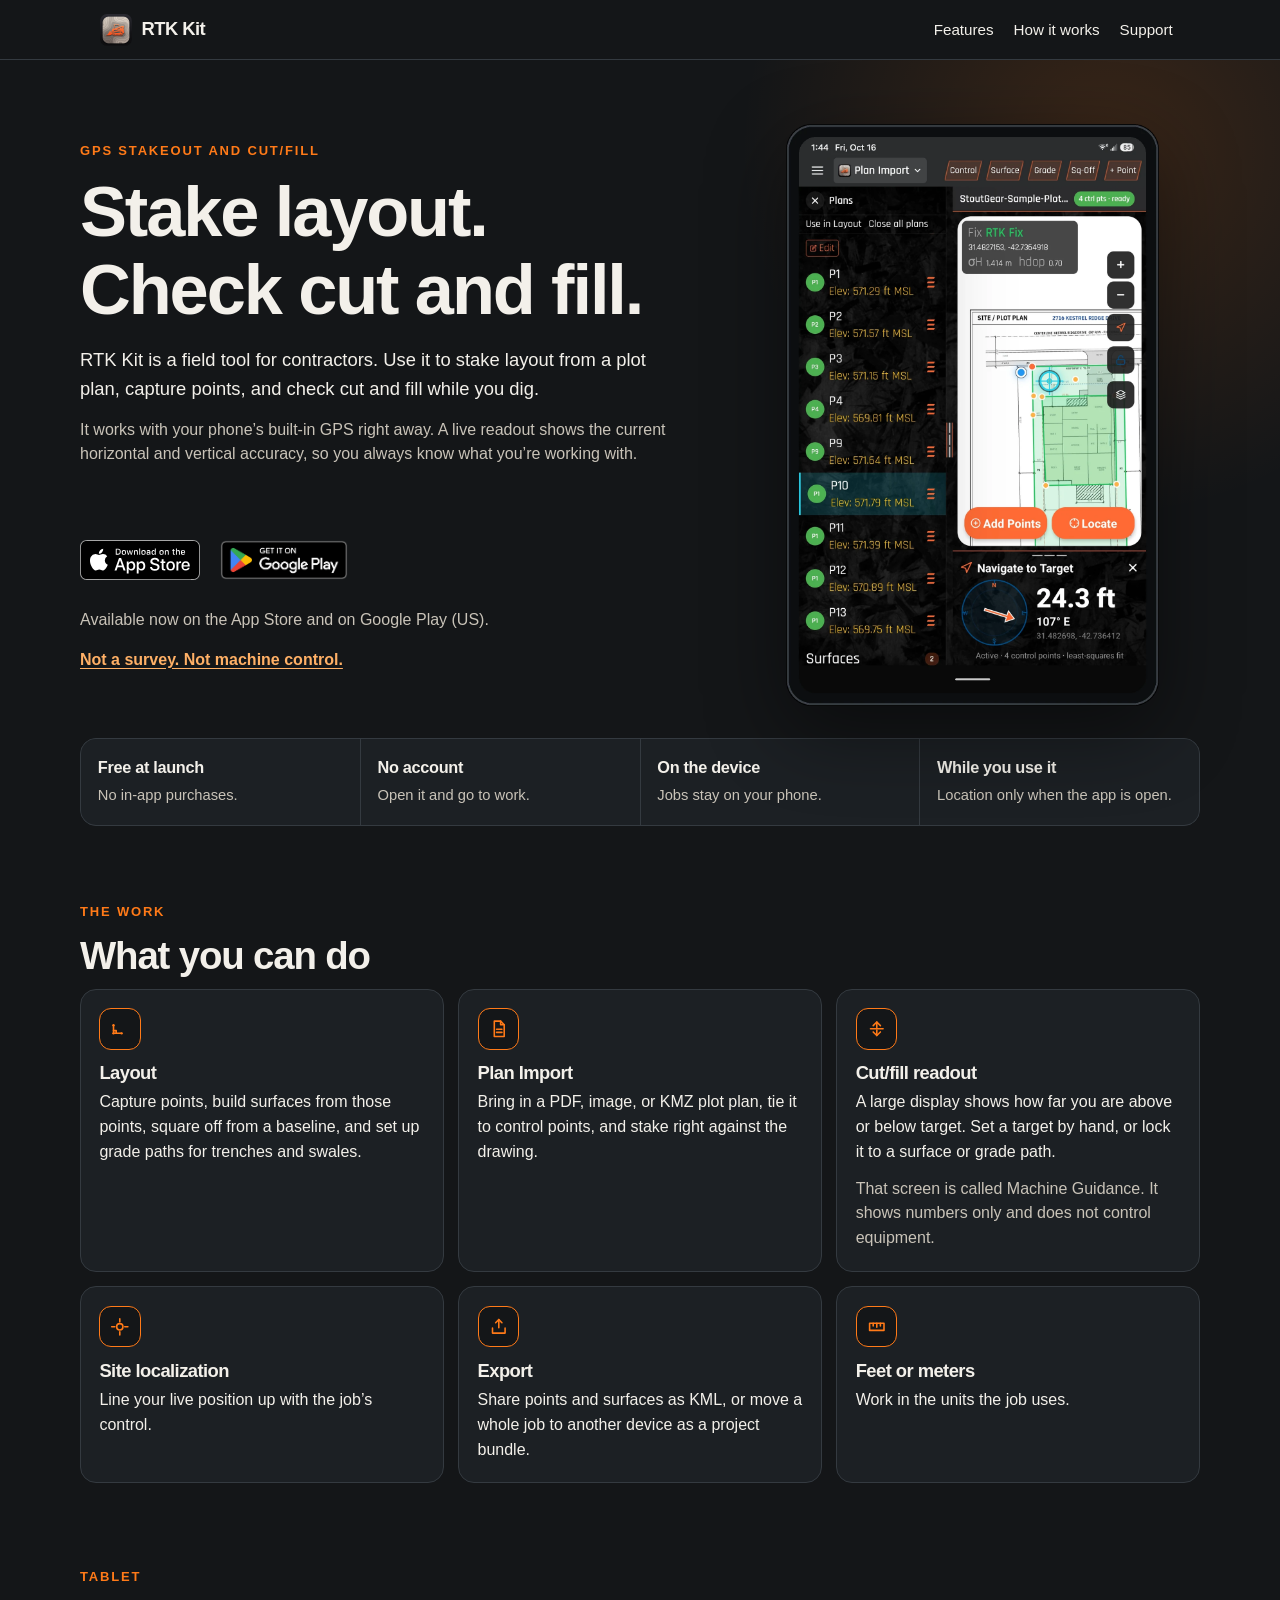
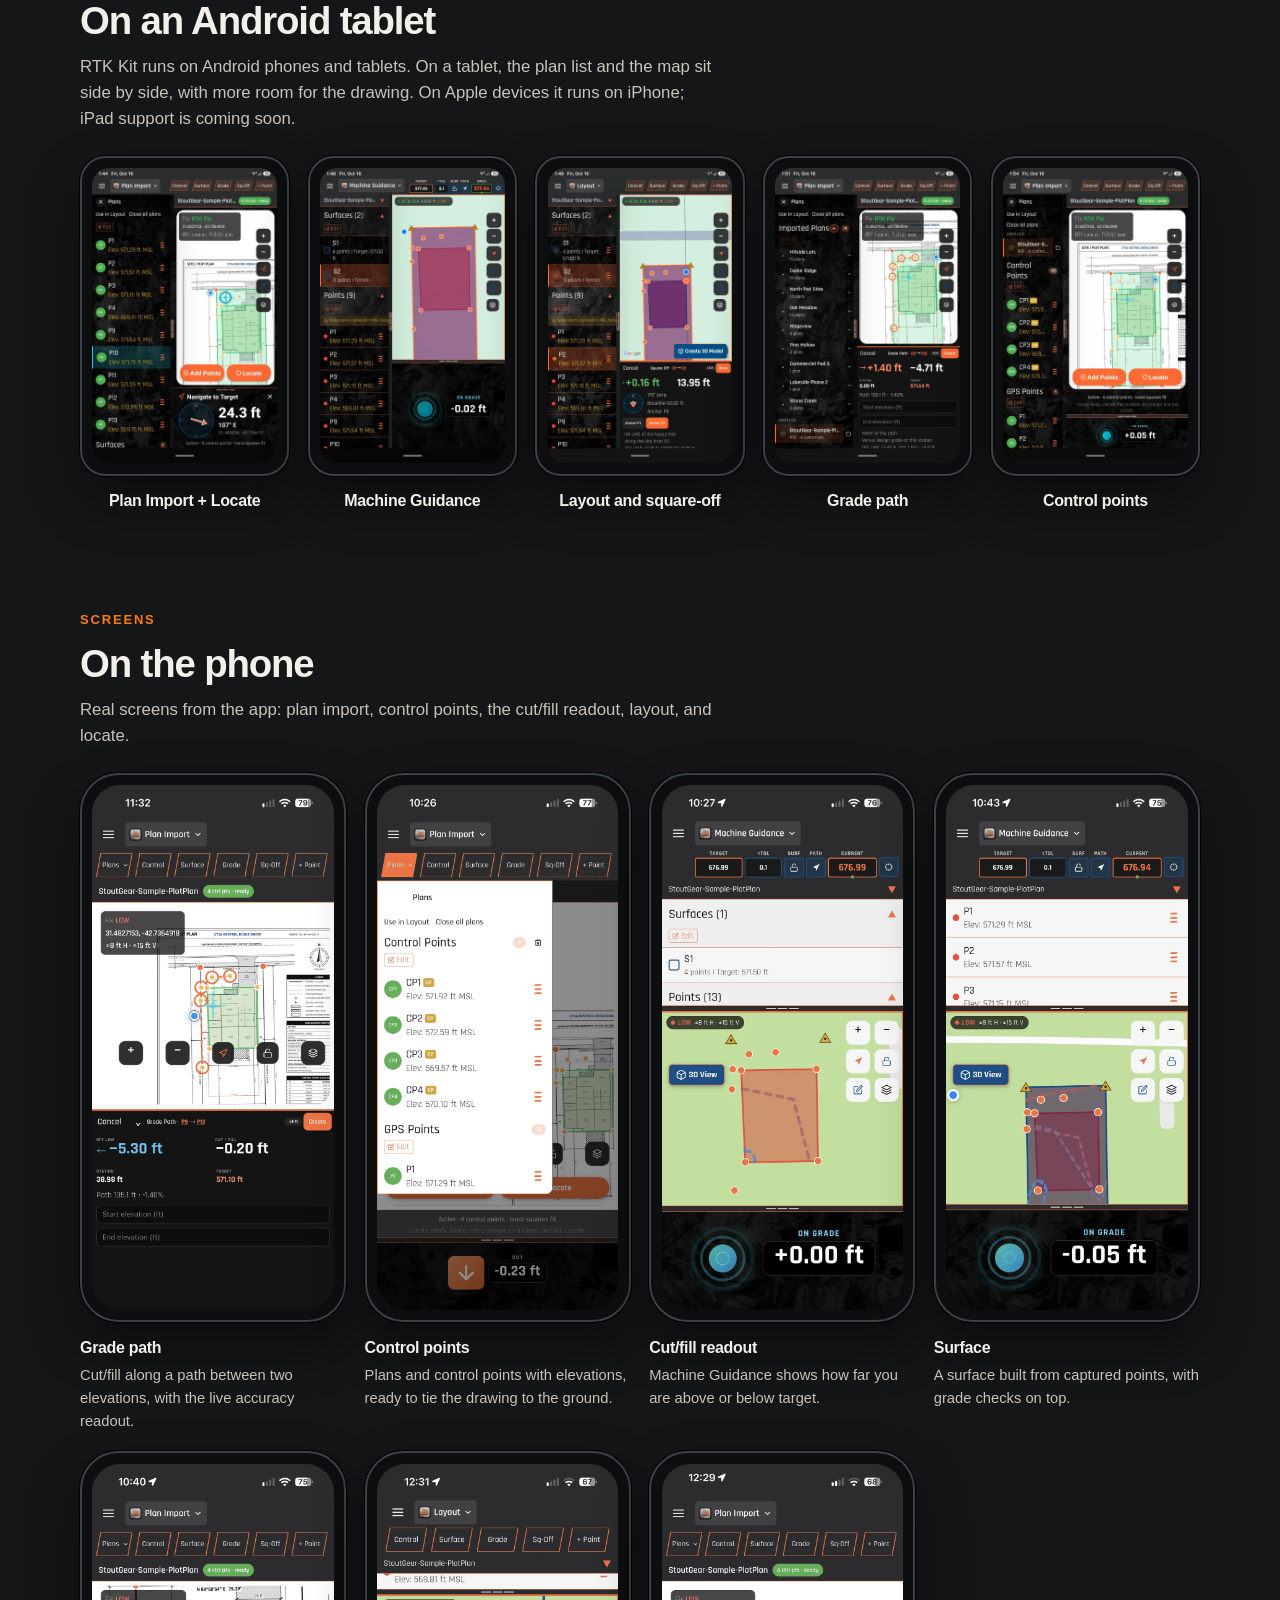
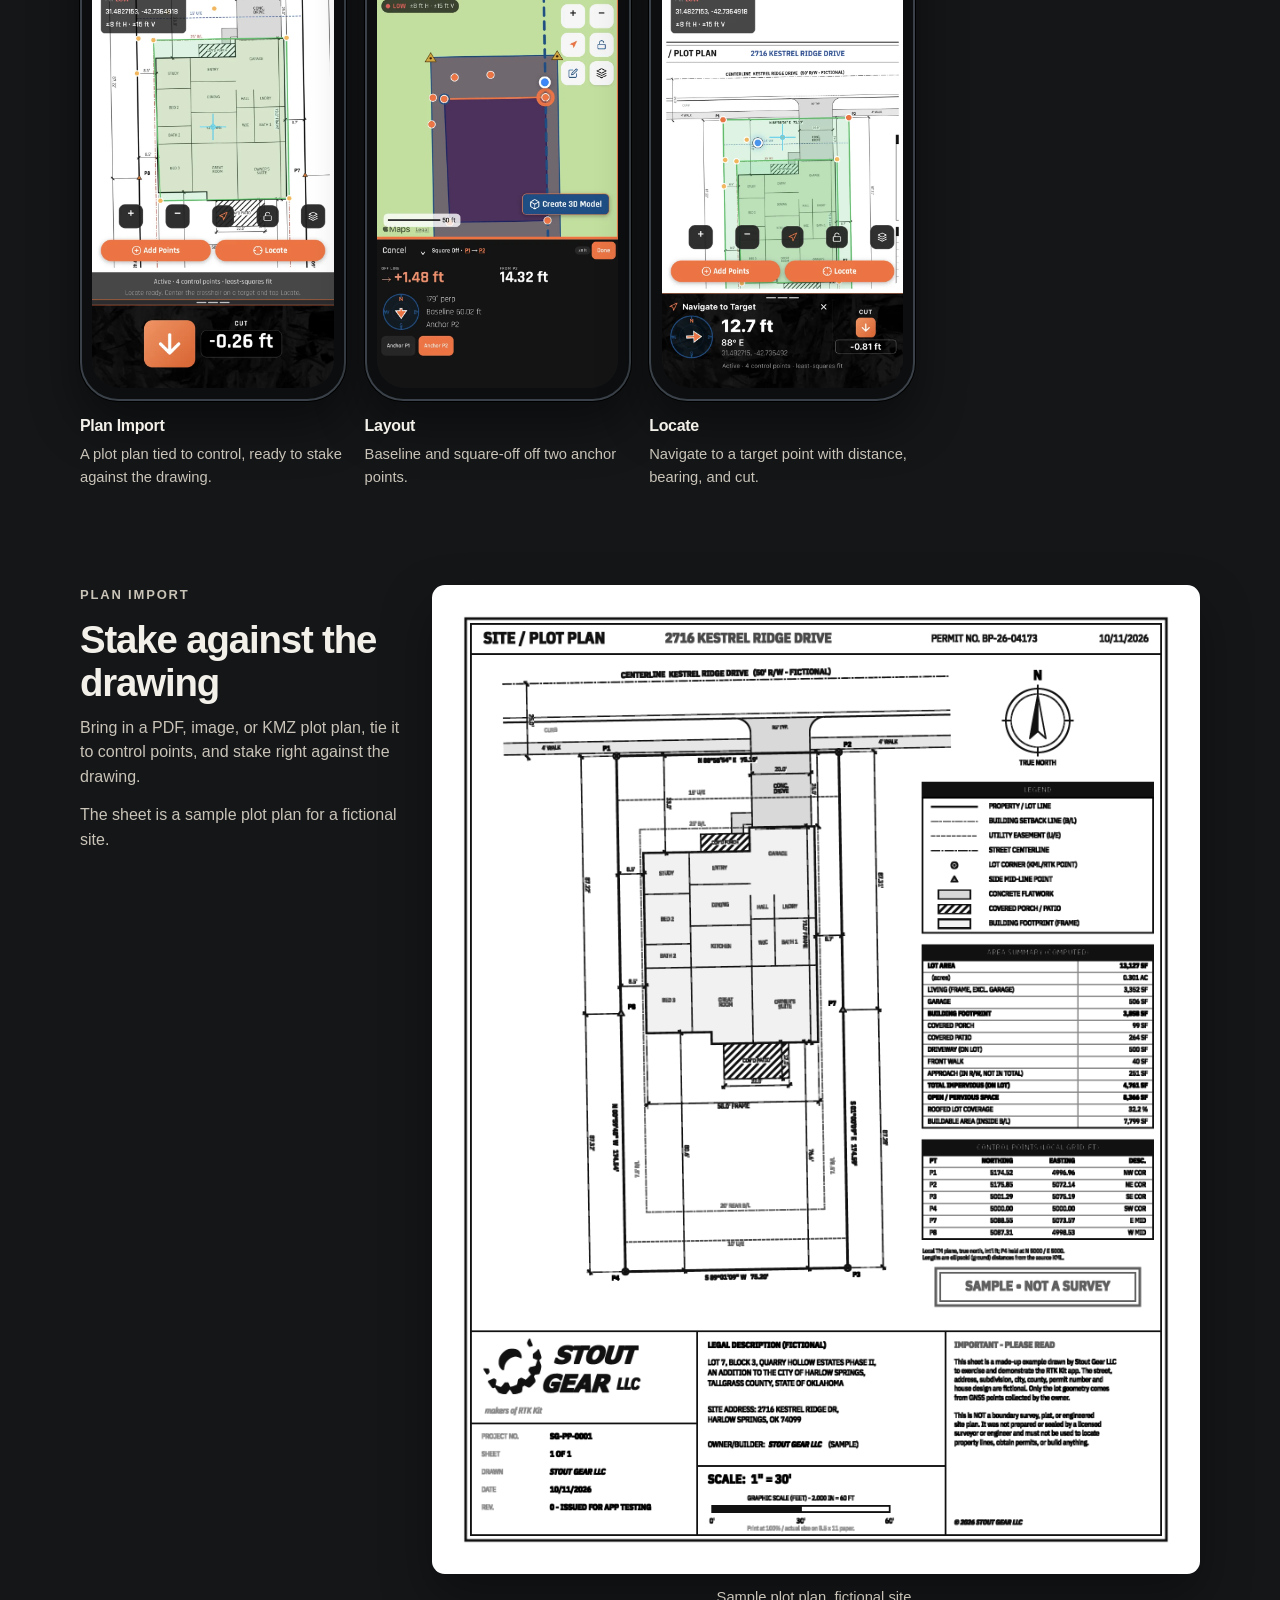
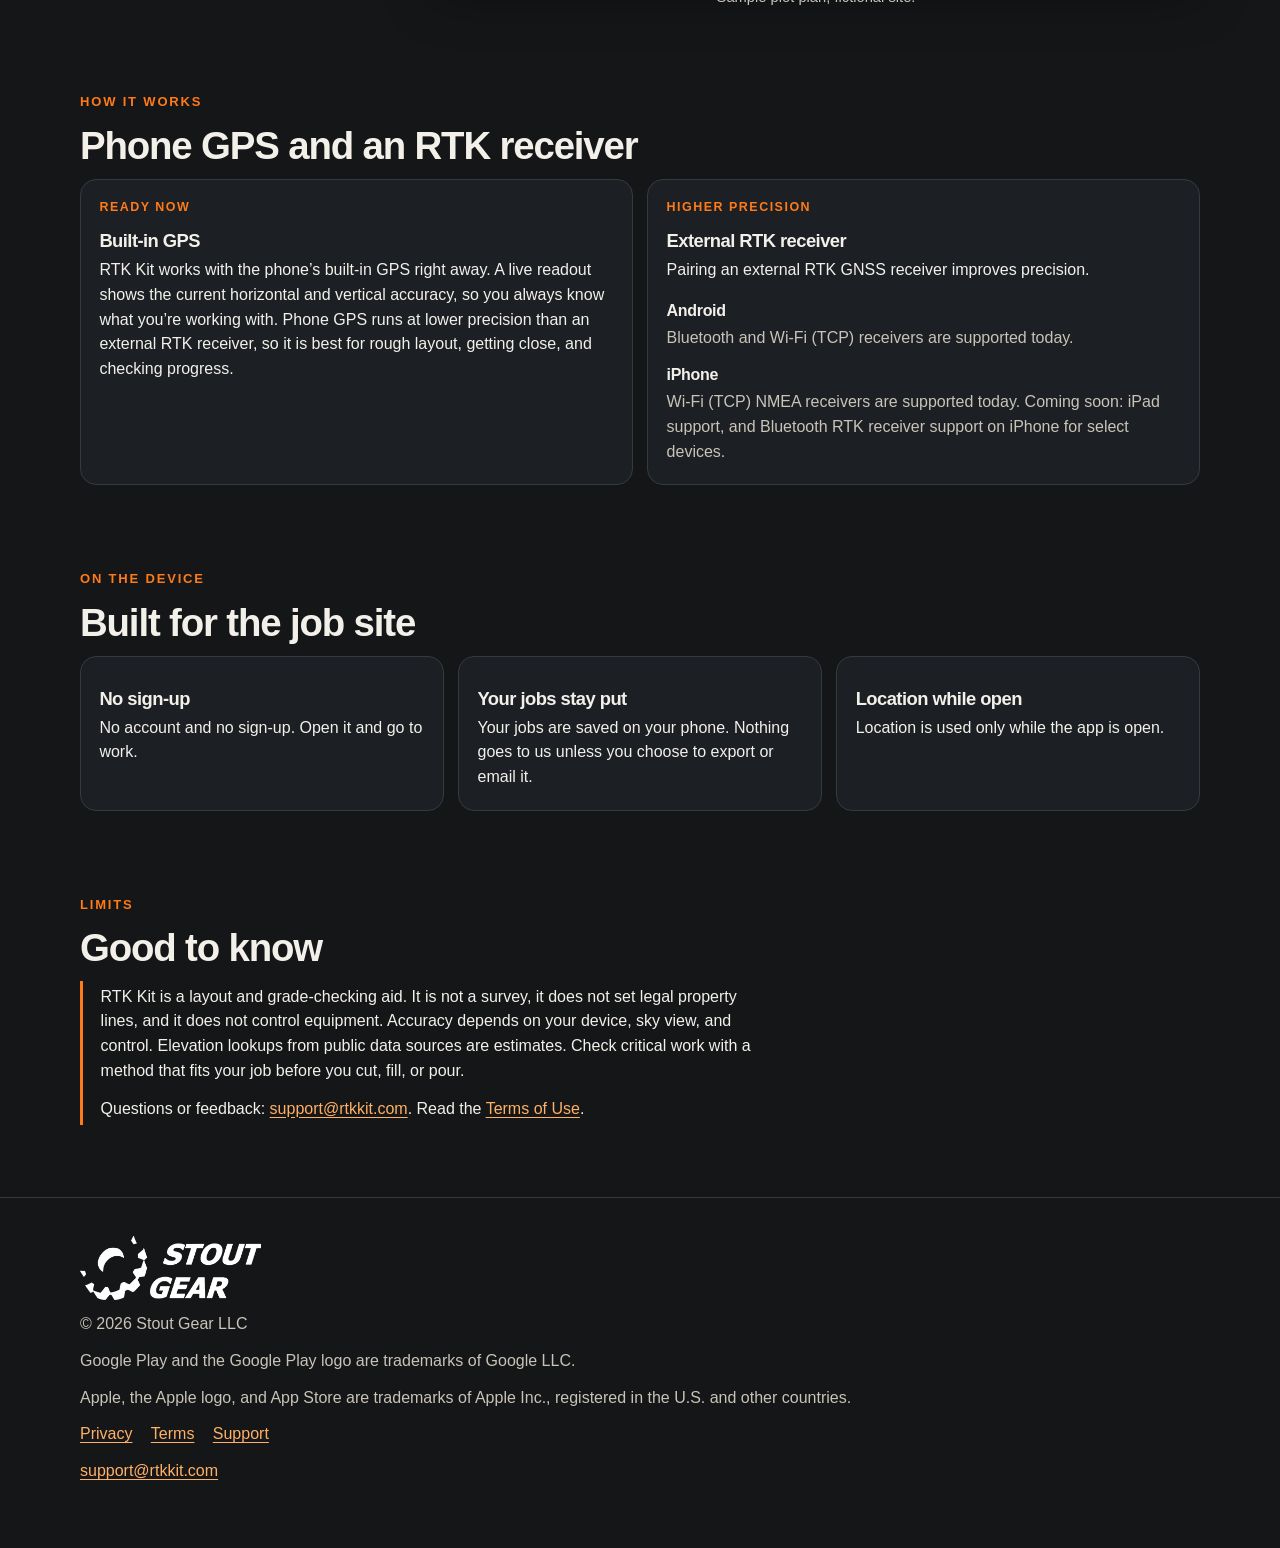
<file: index.html>
<!DOCTYPE html>
<html lang="en">
<head>
<meta charset="utf-8">
<meta name="viewport" content="width=device-width, initial-scale=1">
<title>RTK Kit — GPS stakeout and cut/fill</title>
<meta name="description" content="Stake layout from a plot plan and check cut and fill on site. RTK Kit is a free field app for contractors. No account. Jobs stay on the device.">
<meta name="theme-color" content="#141618">
<meta name="color-scheme" content="dark">
<meta name="apple-mobile-web-app-title" content="RTK Kit">
<link rel="canonical" href="https://rtkkit.com/">
<meta property="og:type" content="website">
<meta property="og:site_name" content="RTK Kit">
<meta property="og:title" content="RTK Kit — GPS stakeout and cut/fill">
<meta property="og:description" content="Stake layout from a plot plan and check cut and fill on site. A field app for contractors from Stout Gear LLC.">
<meta property="og:url" content="https://rtkkit.com/">
<meta property="og:image" content="https://rtkkit.com/assets/og.png">
<meta property="og:image:width" content="1200">
<meta property="og:image:height" content="630">
<meta property="og:image:alt" content="RTK Kit by Stout Gear. GPS stakeout and cut/fill.">
<meta property="og:locale" content="en_US">
<meta name="twitter:card" content="summary_large_image">
<meta name="twitter:title" content="RTK Kit — GPS stakeout and cut/fill">
<meta name="twitter:description" content="Stake layout from a plot plan and check cut and fill on site. A field app for contractors from Stout Gear LLC.">
<meta name="twitter:image" content="https://rtkkit.com/assets/og.png">
<meta name="twitter:image:alt" content="RTK Kit by Stout Gear. GPS stakeout and cut/fill.">
<link rel="icon" href="assets/favicon-32.png" type="image/png" sizes="32x32">
<link rel="icon" href="favicon.ico" sizes="any">
<link rel="apple-touch-icon" href="assets/apple-touch-icon.png">
<link rel="stylesheet" href="assets/site.css">
<script type="application/ld+json">
{
  "@context": "https://schema.org",
  "@type": "MobileApplication",
  "name": "RTK Kit",
  "operatingSystem": "Android, iOS",
  "applicationCategory": "BusinessApplication",
  "url": "https://rtkkit.com/",
  "description": "Field tool for contractors. Stake layout from a plot plan, capture points, and check cut and fill.",
  "offers": {
    "@type": "Offer",
    "price": "0",
    "priceCurrency": "USD"
  },
  "publisher": {
    "@type": "Organization",
    "name": "Stout Gear LLC",
    "email": "support@rtkkit.com",
    "url": "https://rtkkit.com/"
  }
}
</script>
</head>
<body>
<a class="skip" href="#main">Skip to content</a>
<header class="site-header">
  <div class="header-inner">
    <a class="brand" href="./">
      <img class="brand-mark" src="assets/app-icon.png" width="512" height="512" alt="">
      <span>RTK Kit</span>
    </a>
    <nav class="site-nav" aria-label="Primary">
      <a href="#features">Features</a>
      <a href="#how-it-works">How it works</a>
      <a href="support/">Support</a>
    </nav>
  </div>
</header>

<main id="main">
  <section class="hero">
    <div class="hero-grid">
      <div class="hero-copy">
        <p class="eyebrow">GPS stakeout and cut/fill</p>
        <h1>Stake layout.<br>Check cut and fill.</h1>
        <p class="lede">RTK Kit is a field tool for contractors. Use it to stake layout from a plot plan, capture points, and check cut and fill while you dig.</p>
        <p class="support-line">It works with your phone’s built-in GPS right away. A live readout shows the current horizontal and vertical accuracy, so you always know what you’re working with.</p>
      </div>
      <div class="hero-visual">
        <img class="hero-tablet" src="assets/hero-tablet.webp" width="1160" height="1808" alt="RTK Kit on an Android tablet: Plan Import with a sample plot plan and Navigate to Target." fetchpriority="high">
      </div>
      <div class="hero-actions">
        <!--
          STORE LINKS
          App Store is live: https://apps.apple.com/us/app/rtk-kit/id6760628726
            (seller Anthony Stout, bundle app.replit.rtkkit)
          Official badge asset: assets/app-store-badge.svg
            (preferred black "Download on the App Store" badge from
             https://toolbox.marketingtools.apple.com/api/badges/download-on-the-app-store/black/en-us)
          Place the App Store badge first when another store badge is shown.
          Google Play is live (US): https://play.google.com/store/apps/details?id=app.replit.rtkkit
          Official badge asset: assets/google-play-badge.png
            (from https://play.google.com/intl/en_us/badges/ — "Get it on Google Play")
        -->
        <div class="store-badges">
          <a class="store-badge-app-store" id="store-link-app-store"
             href="https://apps.apple.com/us/app/rtk-kit/id6760628726"
             target="_blank" rel="noopener noreferrer">
            <img class="store-badge-app-store-img"
                 src="assets/app-store-badge.svg"
                 width="120" height="40"
                 alt="Download on the App Store">
          </a>
          <a class="store-badge-play" id="store-link-google-play"
             href="https://play.google.com/store/apps/details?id=app.replit.rtkkit"
             target="_blank" rel="noopener noreferrer">
            <img class="store-badge-play-img"
                 src="assets/google-play-badge.png"
                 width="646" height="250"
                 alt="Get it on Google Play">
          </a>
        </div>
        <p class="store-note">Available now on the App Store and on Google Play (US).</p>
        <p class="guard prose"><a href="#disclaimer">Not a survey. Not machine control.</a></p>
      </div>
    </div>
  </section>

  <div class="band">
    <ul class="facts band-inner">
      <li><strong>Free at launch</strong><span>No in-app purchases.</span></li>
      <li><strong>No account</strong><span>Open it and go to work.</span></li>
      <li><strong>On the device</strong><span>Jobs stay on your phone.</span></li>
      <li><strong>While you use it</strong><span>Location only when the app is open.</span></li>
    </ul>
  </div>

  <section class="section" id="features" aria-labelledby="features-title">
    <div class="section-inner">
      <p class="eyebrow">The work</p>
      <h2 id="features-title">What you can do</h2>
      <ul class="feature-grid">
        <li>
          <div class="icon" aria-hidden="true">
            <svg viewBox="0 0 24 24" fill="none" stroke="currentColor" stroke-width="1.75" stroke-linecap="round" stroke-linejoin="round">
              <path d="M5 17h9"/>
              <path d="M5 17V8"/>
              <path d="M5 14h3v3"/>
              <circle cx="5" cy="17" r="1.3" fill="currentColor" stroke="none"/>
              <circle cx="14" cy="17" r="1.3" fill="currentColor" stroke="none"/>
              <circle cx="5" cy="8" r="1.3" fill="currentColor" stroke="none"/>
            </svg>
          </div>
          <h3>Layout</h3>
          <p>Capture points, build surfaces from those points, square off from a baseline, and set up grade paths for trenches and swales.</p>
        </li>
        <li>
          <div class="icon" aria-hidden="true">
            <svg viewBox="0 0 24 24" fill="none" stroke="currentColor" stroke-width="1.75" stroke-linecap="round" stroke-linejoin="round">
              <path d="M7 3.5h7l4 4V20.5H7z"/>
              <path d="M14 3.5v4h4"/>
              <path d="M9.5 12.5h6M9.5 16h6"/>
            </svg>
          </div>
          <h3>Plan Import</h3>
          <p>Bring in a PDF, image, or KMZ plot plan, tie it to control points, and stake right against the drawing.</p>
        </li>
        <li>
          <div class="icon" aria-hidden="true">
            <svg viewBox="0 0 24 24" fill="none" stroke="currentColor" stroke-width="1.75" stroke-linecap="round" stroke-linejoin="round">
              <path d="M8 8.5 12 4.5l4 4"/>
              <path d="M12 4.5v6"/>
              <path d="M8 15.5 12 19.5l4-4"/>
              <path d="M12 19.5v-6"/>
              <path d="M5 12h14"/>
            </svg>
          </div>
          <h3>Cut/fill readout</h3>
          <p>A large display shows how far you are above or below target. Set a target by hand, or lock it to a surface or grade path.</p>
          <p class="note">That screen is called Machine Guidance. It shows numbers only and does not control equipment.</p>
        </li>
        <li>
          <div class="icon" aria-hidden="true">
            <svg viewBox="0 0 24 24" fill="none" stroke="currentColor" stroke-width="1.75" stroke-linecap="round">
              <circle cx="12" cy="12" r="3.5"/>
              <path d="M12 3v3.5M12 17.5V21M3 12h3.5M17.5 12H21"/>
            </svg>
          </div>
          <h3>Site localization</h3>
          <p>Line your live position up with the job’s control.</p>
        </li>
        <li>
          <div class="icon" aria-hidden="true">
            <svg viewBox="0 0 24 24" fill="none" stroke="currentColor" stroke-width="1.75" stroke-linecap="round" stroke-linejoin="round">
              <path d="M12 4v9"/>
              <path d="M8.5 7.5 12 4l3.5 3.5"/>
              <path d="M5 13.5V19h14v-5.5"/>
            </svg>
          </div>
          <h3>Export</h3>
          <p>Share points and surfaces as KML, or move a whole job to another device as a project bundle.</p>
        </li>
        <li>
          <div class="icon" aria-hidden="true">
            <svg viewBox="0 0 24 24" fill="none" stroke="currentColor" stroke-width="1.75" stroke-linecap="round" stroke-linejoin="round">
              <path d="M4 8h16v8H4z"/>
              <path d="M8 8v3M12 8v4.5M16 8v3"/>
            </svg>
          </div>
          <h3>Feet or meters</h3>
          <p>Work in the units the job uses.</p>
        </li>
      </ul>
    </div>
  </section>

  <section class="section" id="tablet" aria-labelledby="tablet-title">
    <div class="section-inner">
      <p class="eyebrow">Tablet</p>
      <h2 id="tablet-title">On an Android tablet</h2>
      <p class="section-intro">RTK Kit runs on Android phones and tablets. On a tablet, the plan list and the map sit side by side, with more room for the drawing. On Apple devices it runs on iPhone; iPad support is coming soon.</p>
      <p class="swipe-hint">Swipe sideways for more screens.</p>
      <ul class="gallery gallery-tablet">
        <li>
          <figure>
            <div class="device tablet">
              <div class="device-screen">
                <img src="assets/screens/tablet/plan-import-locate.webp" width="800" height="1280" alt="RTK Kit Plan Import + Locate screen on an Android tablet" loading="lazy">
              </div>
            </div>
            <figcaption><strong>Plan Import + Locate</strong></figcaption>
          </figure>
        </li>
        <li>
          <figure>
            <div class="device tablet">
              <div class="device-screen">
                <img src="assets/screens/tablet/machine-guidance.webp" width="800" height="1280" alt="RTK Kit Machine Guidance screen on an Android tablet" loading="lazy">
              </div>
            </div>
            <figcaption><strong>Machine Guidance</strong></figcaption>
          </figure>
        </li>
        <li>
          <figure>
            <div class="device tablet">
              <div class="device-screen">
                <img src="assets/screens/tablet/layout-square-off.webp" width="800" height="1280" alt="RTK Kit Layout and square-off screen on an Android tablet" loading="lazy">
              </div>
            </div>
            <figcaption><strong>Layout and square-off</strong></figcaption>
          </figure>
        </li>
        <li>
          <figure>
            <div class="device tablet">
              <div class="device-screen">
                <img src="assets/screens/tablet/grade-path.webp" width="800" height="1280" alt="RTK Kit Grade path screen on an Android tablet" loading="lazy">
              </div>
            </div>
            <figcaption><strong>Grade path</strong></figcaption>
          </figure>
        </li>
        <li>
          <figure>
            <div class="device tablet">
              <div class="device-screen">
                <img src="assets/screens/tablet/control-points.webp" width="800" height="1280" alt="RTK Kit Control points screen on an Android tablet" loading="lazy">
              </div>
            </div>
            <figcaption><strong>Control points</strong></figcaption>
          </figure>
        </li>
      </ul>
    </div>
  </section>

  <section class="section" id="screens" aria-labelledby="screens-title">
    <div class="section-inner">
      <p class="eyebrow">Screens</p>
      <h2 id="screens-title">On the phone</h2>
      <p class="section-intro">Real screens from the app: plan import, control points, the cut/fill readout, layout, and locate.</p>
      <p class="swipe-hint">Swipe sideways for more screens.</p>
      <!--
        Screenshot files live in /assets/screens/. Replace the PNGs in place;
        keep these filenames. See README.md.
      -->
      <ul class="gallery">
        <li>
          <figure>
            <div class="device">
              <div class="device-screen">
                <img src="assets/screens/grade-path.webp" width="780" height="1695" alt="RTK Kit Grade path screen on iPhone" loading="lazy">
              </div>
            </div>
            <figcaption>
              <strong>Grade path</strong>
              <span>Cut/fill along a path between two elevations, with the live accuracy readout.</span>
            </figcaption>
          </figure>
        </li>
        <li>
          <figure>
            <div class="device">
              <div class="device-screen">
                <img src="assets/screens/control-points.webp" width="780" height="1695" alt="RTK Kit Control points screen on iPhone" loading="lazy">
              </div>
            </div>
            <figcaption>
              <strong>Control points</strong>
              <span>Plans and control points with elevations, ready to tie the drawing to the ground.</span>
            </figcaption>
          </figure>
        </li>
        <li>
          <figure>
            <div class="device">
              <div class="device-screen">
                <img src="assets/screens/machine-guidance.webp" width="780" height="1695" alt="RTK Kit Cut/fill readout screen on iPhone" loading="lazy">
              </div>
            </div>
            <figcaption>
              <strong>Cut/fill readout</strong>
              <span>Machine Guidance shows how far you are above or below target.</span>
            </figcaption>
          </figure>
        </li>
        <li>
          <figure>
            <div class="device">
              <div class="device-screen">
                <img src="assets/screens/surface.webp" width="780" height="1695" alt="RTK Kit Surface screen on iPhone" loading="lazy">
              </div>
            </div>
            <figcaption>
              <strong>Surface</strong>
              <span>A surface built from captured points, with grade checks on top.</span>
            </figcaption>
          </figure>
        </li>
        <li>
          <figure>
            <div class="device">
              <div class="device-screen">
                <img src="assets/screens/plan-import.webp" width="780" height="1695" alt="RTK Kit Plan Import screen on iPhone" loading="lazy">
              </div>
            </div>
            <figcaption>
              <strong>Plan Import</strong>
              <span>A plot plan tied to control, ready to stake against the drawing.</span>
            </figcaption>
          </figure>
        </li>
        <li>
          <figure>
            <div class="device">
              <div class="device-screen">
                <img src="assets/screens/layout.webp" width="780" height="1695" alt="RTK Kit Layout screen on iPhone" loading="lazy">
              </div>
            </div>
            <figcaption>
              <strong>Layout</strong>
              <span>Baseline and square-off off two anchor points.</span>
            </figcaption>
          </figure>
        </li>
        <li>
          <figure>
            <div class="device">
              <div class="device-screen">
                <img src="assets/screens/locate.webp" width="780" height="1695" alt="RTK Kit Locate screen on iPhone" loading="lazy">
              </div>
            </div>
            <figcaption>
              <strong>Locate</strong>
              <span>Navigate to a target point with distance, bearing, and cut.</span>
            </figcaption>
          </figure>
        </li>
      </ul>
    </div>
  </section>



  <section class="section" id="plan" aria-labelledby="plan-title">
    <div class="section-inner plan-layout">
      <div class="plan-copy">
        <p class="eyebrow">Plan Import</p>
        <h2 id="plan-title">Stake against the drawing</h2>
        <p>Bring in a PDF, image, or KMZ plot plan, tie it to control points, and stake right against the drawing.</p>
        <p>The sheet is a sample plot plan for a fictional site.</p>
      </div>
      <figure class="plan-sheet">
        <div class="plan-frame">
          <img src="assets/plot-plan-sample.png" width="1700" height="2200" alt="Sample plot plan for a fictional site, showing the lot, house, driveway, and control points.">
        </div>
        <figcaption class="plan-caption">Sample plot plan, fictional site.</figcaption>
      </figure>
    </div>
  </section>

  <section class="section" id="how-it-works" aria-labelledby="how-title">
    <div class="section-inner">
      <p class="eyebrow">How it works</p>
      <h2 id="how-title">Phone GPS and an RTK receiver</h2>
      <div class="compare">
        <article>
          <p class="kicker">Ready now</p>
          <h3>Built-in GPS</h3>
          <p>RTK Kit works with the phone’s built-in GPS right away. A live readout shows the current horizontal and vertical accuracy, so you always know what you’re working with. Phone GPS runs at lower precision than an external RTK receiver, so it is best for rough layout, getting close, and checking progress.</p>
        </article>
        <article>
          <p class="kicker">Higher precision</p>
          <h3>External RTK receiver</h3>
          <p>Pairing an external RTK GNSS receiver improves precision.</p>
          <dl class="platforms">
            <div>
              <dt>Android</dt>
              <dd>Bluetooth and Wi-Fi (TCP) receivers are supported today.</dd>
            </div>
            <div>
              <dt>iPhone</dt>
              <dd>Wi-Fi (TCP) NMEA receivers are supported today. Coming soon: iPad support, and Bluetooth RTK receiver support on iPhone for select devices.</dd>
            </div>
          </dl>
        </article>
      </div>
    </div>
  </section>

  <section class="section" id="job-site" aria-labelledby="job-title">
    <div class="section-inner">
      <p class="eyebrow">On the device</p>
      <h2 id="job-title">Built for the job site</h2>
      <ul class="job-grid">
        <li class="plain-card">
          <h3>No sign-up</h3>
          <p>No account and no sign-up. Open it and go to work.</p>
        </li>
        <li class="plain-card">
          <h3>Your jobs stay put</h3>
          <p>Your jobs are saved on your phone. Nothing goes to us unless you choose to export or email it.</p>
        </li>
        <li class="plain-card">
          <h3>Location while open</h3>
          <p>Location is used only while the app is open.</p>
        </li>
      </ul>
    </div>
  </section>

  <section class="section" id="disclaimer" aria-labelledby="disclaimer-title">
    <div class="section-inner">
      <p class="eyebrow">Limits</p>
      <h2 id="disclaimer-title">Good to know</h2>
      <div class="disclaimer prose">
        <p>RTK Kit is a layout and grade-checking aid. It is not a survey, it does not set legal property lines, and it does not control equipment. Accuracy depends on your device, sky view, and control. Elevation lookups from public data sources are estimates. Check critical work with a method that fits your job before you cut, fill, or pour.</p>
        <p>Questions or feedback: <a href="mailto:support@rtkkit.com">support@rtkkit.com</a>. Read the <a href="terms/">Terms of Use</a>.</p>
      </div>
    </div>
  </section>
</main>

<footer class="site-footer">
  <div class="footer-inner">
    <img class="footer-logo" src="assets/stout-gear-logo.png" width="678" height="240" alt="Stout Gear">
    <p class="footer-copy">&copy; 2026 Stout Gear LLC</p>
    <p class="footer-copy">Google Play and the Google Play logo are trademarks of Google LLC.</p>
    <p class="footer-copy">Apple, the Apple logo, and App Store are trademarks of Apple Inc., registered in the U.S. and other countries.</p>
    <nav class="footer-nav" aria-label="Footer">
      <a href="privacy/">Privacy</a>
      <a href="terms/">Terms</a>
      <a href="support/">Support</a>
    </nav>
    <p><a href="mailto:support@rtkkit.com">support@rtkkit.com</a></p>
  </div>
</footer>
</body>
</html>
</file>
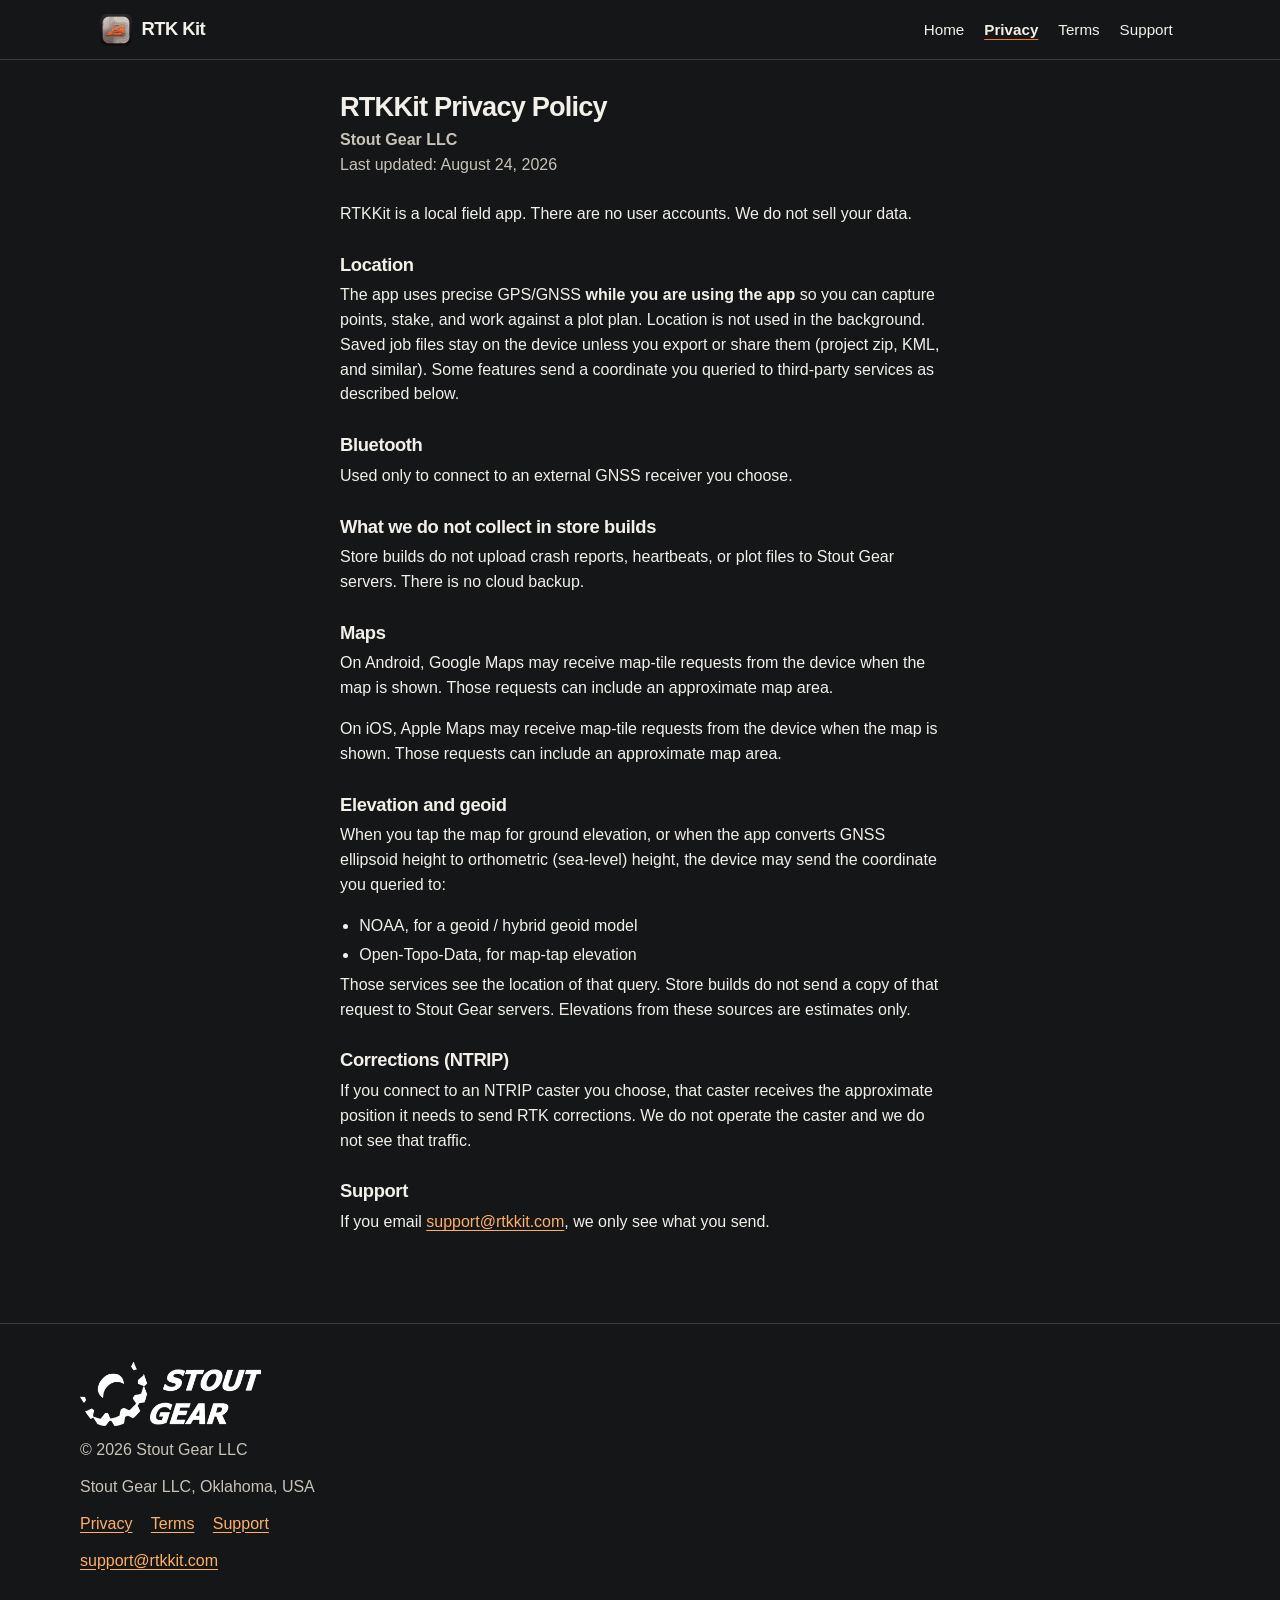
<file: privacy/index.html>
<!DOCTYPE html>
<html lang="en">
<head>
<meta charset="utf-8">
<meta name="viewport" content="width=device-width, initial-scale=1">
<title>RTKKit Privacy Policy</title>
<meta name="theme-color" content="#141618">
<meta name="color-scheme" content="dark">
<link rel="icon" href="../assets/favicon-32.png" type="image/png" sizes="32x32">
<link rel="icon" href="../favicon.ico" sizes="any">
<link rel="apple-touch-icon" href="../assets/apple-touch-icon.png">
<link rel="stylesheet" href="../assets/site.css">
</head>
<body>
<a class="skip" href="#content">Skip to content</a>
<header class="site-header">
  <div class="header-inner">
    <a class="brand" href="../">
      <img class="brand-mark" src="../assets/app-icon.png" width="512" height="512" alt="">
      <span>RTK Kit</span>
    </a>
    <nav class="site-nav" aria-label="Primary">
      <a href="../">Home</a>
      <a href="../privacy/" aria-current="page">Privacy</a>
      <a href="../terms/">Terms</a>
      <a href="../support/">Support</a>
    </nav>
  </div>
</header>
<main id="content" class="legal">
<h1>RTKKit Privacy Policy</h1>
<p class="meta"><strong>Stout Gear LLC</strong><br>Last updated: August 24, 2026</p>
<p>RTKKit is a local field app. There are no user accounts. We do not sell your data.</p>
<h2>Location</h2>
<p>The app uses precise GPS/GNSS <strong>while you are using the app</strong> so you can capture points, stake, and work against a plot plan. Location is not used in the background. Saved job files stay on the device unless you export or share them (project zip, KML, and similar). Some features send a coordinate you queried to third-party services as described below.</p>
<h2>Bluetooth</h2>
<p>Used only to connect to an external GNSS receiver you choose.</p>
<h2>What we do not collect in store builds</h2>
<p>Store builds do not upload crash reports, heartbeats, or plot files to Stout Gear servers. There is no cloud backup.</p>
<h2>Maps</h2>
<p>On Android, Google Maps may receive map-tile requests from the device when the map is shown. Those requests can include an approximate map area.</p>
<p>On iOS, Apple Maps may receive map-tile requests from the device when the map is shown. Those requests can include an approximate map area.</p>
<h2>Elevation and geoid</h2>
<p>When you tap the map for ground elevation, or when the app converts GNSS ellipsoid height to orthometric (sea-level) height, the device may send the coordinate you queried to:</p>
<ul>
<li>NOAA, for a geoid / hybrid geoid model</li>
<li>Open-Topo-Data, for map-tap elevation</li>
</ul>
<p>Those services see the location of that query. Store builds do not send a copy of that request to Stout Gear servers. Elevations from these sources are estimates only.</p>
<h2>Corrections (NTRIP)</h2>
<p>If you connect to an NTRIP caster you choose, that caster receives the approximate position it needs to send RTK corrections. We do not operate the caster and we do not see that traffic.</p>
<h2>Support</h2>
<p>If you email <a href="mailto:support@rtkkit.com">support@rtkkit.com</a>, we only see what you send.</p>
</main>
<footer class="site-footer">
  <div class="footer-inner">
    <img class="footer-logo" src="../assets/stout-gear-logo.png" width="678" height="240" alt="Stout Gear">
    <p class="footer-copy">&copy; 2026 Stout Gear LLC</p>
    <p class="footer-place">Stout Gear LLC, Oklahoma, USA</p>
    <nav class="footer-nav" aria-label="Footer">
      <a href="../privacy/">Privacy</a>
      <a href="../terms/">Terms</a>
      <a href="../support/">Support</a>
    </nav>
    <p><a href="mailto:support@rtkkit.com">support@rtkkit.com</a></p>
  </div>
</footer>
</body>
</html>
</file>
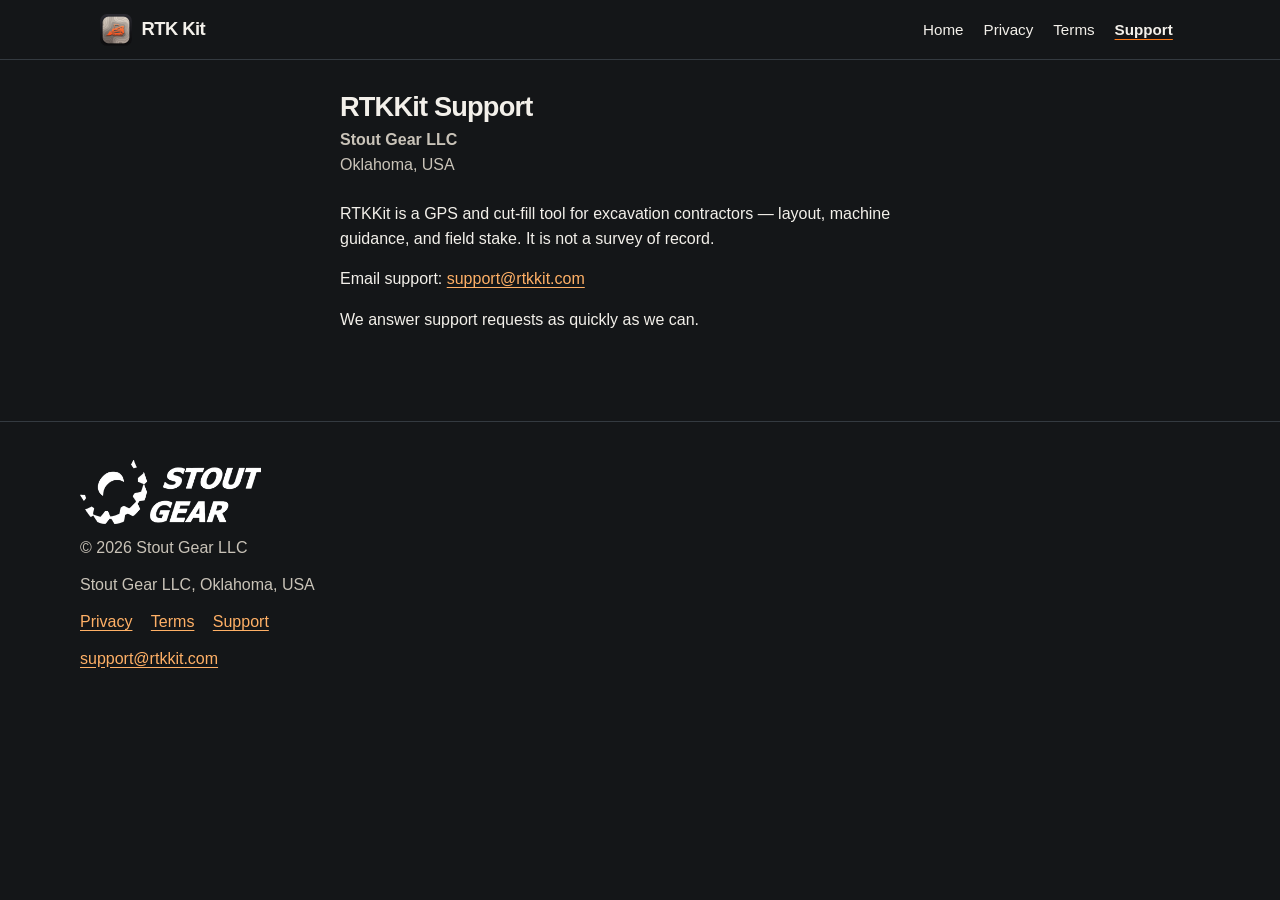
<file: support/index.html>
<!DOCTYPE html>
<html lang="en">
<head>
<meta charset="utf-8">
<meta name="viewport" content="width=device-width, initial-scale=1">
<title>RTKKit Support</title>
<meta name="theme-color" content="#141618">
<meta name="color-scheme" content="dark">
<link rel="icon" href="../assets/favicon-32.png" type="image/png" sizes="32x32">
<link rel="icon" href="../favicon.ico" sizes="any">
<link rel="apple-touch-icon" href="../assets/apple-touch-icon.png">
<link rel="stylesheet" href="../assets/site.css">
</head>
<body>
<a class="skip" href="#content">Skip to content</a>
<header class="site-header">
  <div class="header-inner">
    <a class="brand" href="../">
      <img class="brand-mark" src="../assets/app-icon.png" width="512" height="512" alt="">
      <span>RTK Kit</span>
    </a>
    <nav class="site-nav" aria-label="Primary">
      <a href="../">Home</a>
      <a href="../privacy/">Privacy</a>
      <a href="../terms/">Terms</a>
      <a href="../support/" aria-current="page">Support</a>
    </nav>
  </div>
</header>
<main id="content" class="legal">
<h1>RTKKit Support</h1>
<p class="meta"><strong>Stout Gear LLC</strong><br>Oklahoma, USA</p>
<p>RTKKit is a GPS and cut-fill tool for excavation contractors — layout, machine guidance, and field stake. It is not a survey of record.</p>
<p>Email support: <a href="mailto:support@rtkkit.com">support@rtkkit.com</a></p>
<p>We answer support requests as quickly as we can.</p>
</main>
<footer class="site-footer">
  <div class="footer-inner">
    <img class="footer-logo" src="../assets/stout-gear-logo.png" width="678" height="240" alt="Stout Gear">
    <p class="footer-copy">&copy; 2026 Stout Gear LLC</p>
    <p class="footer-place">Stout Gear LLC, Oklahoma, USA</p>
    <nav class="footer-nav" aria-label="Footer">
      <a href="../privacy/">Privacy</a>
      <a href="../terms/">Terms</a>
      <a href="../support/">Support</a>
    </nav>
    <p><a href="mailto:support@rtkkit.com">support@rtkkit.com</a></p>
  </div>
</footer>
</body>
</html>
</file>
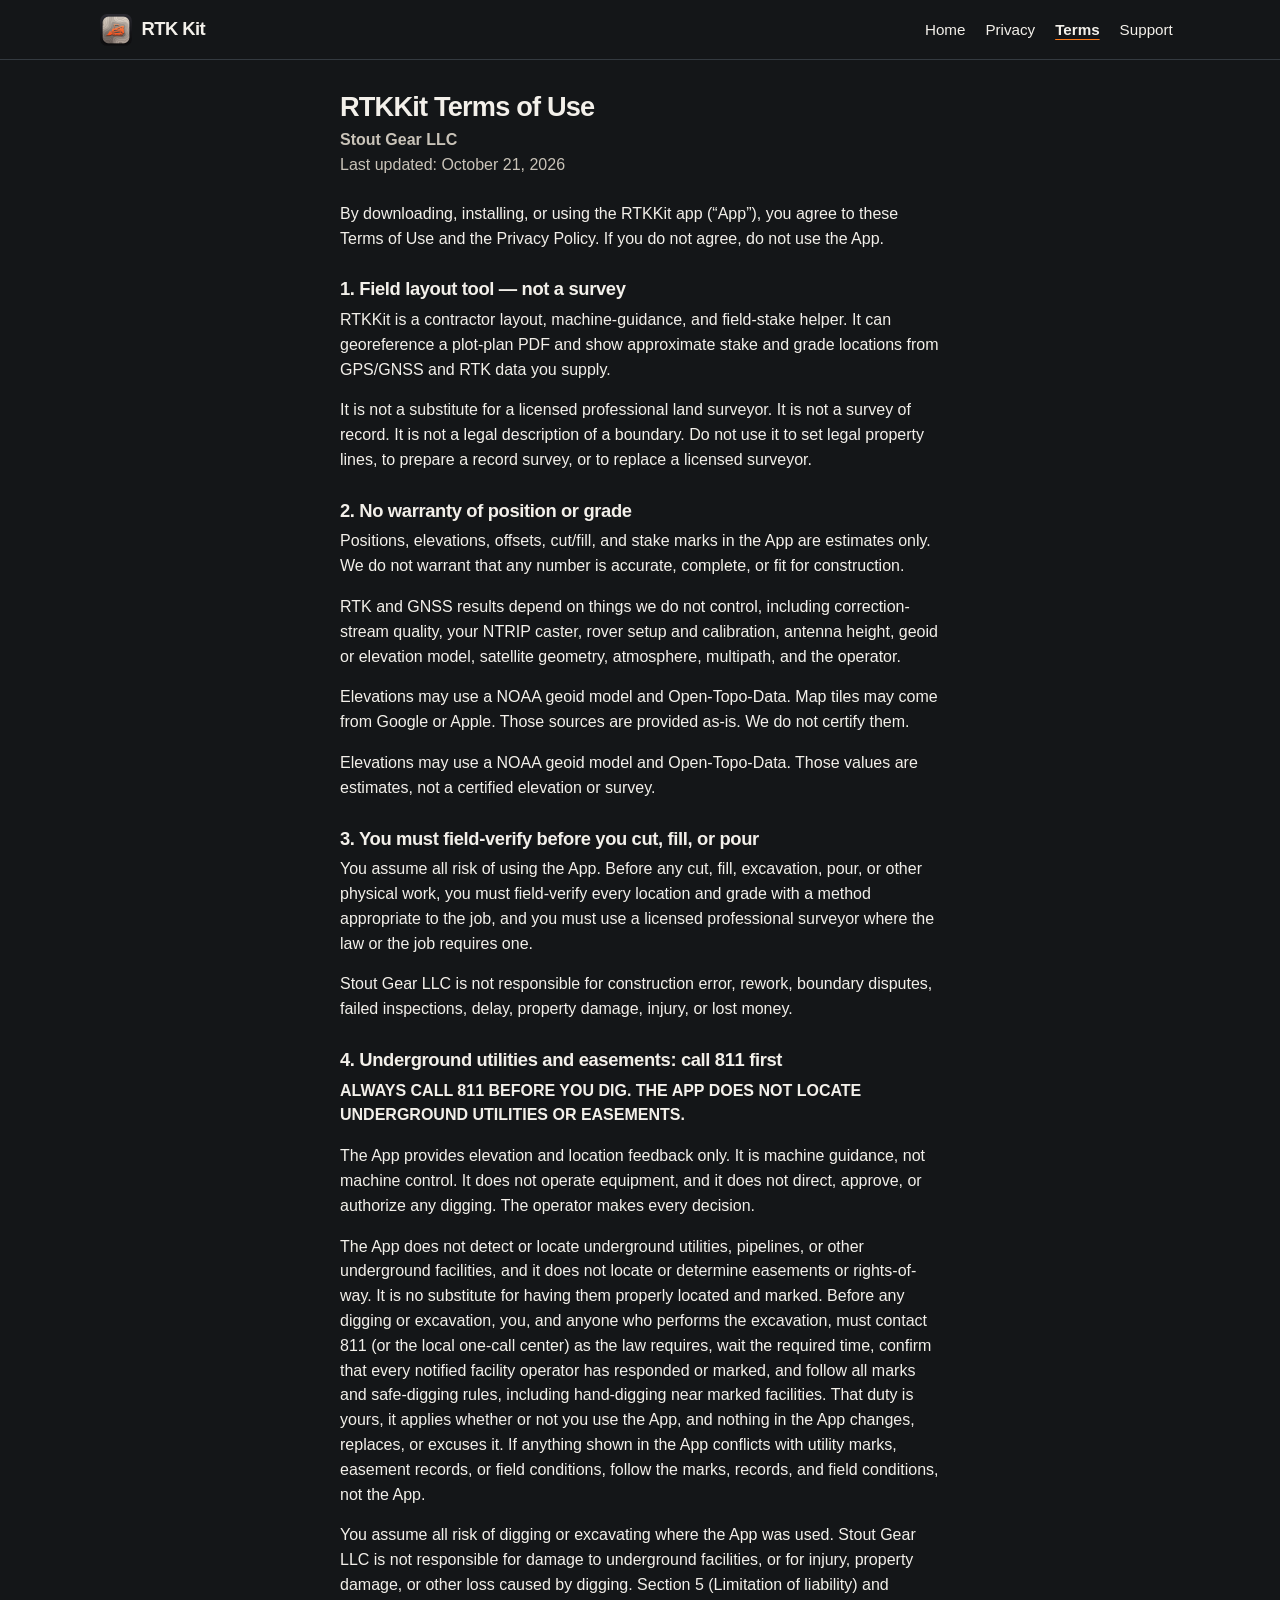
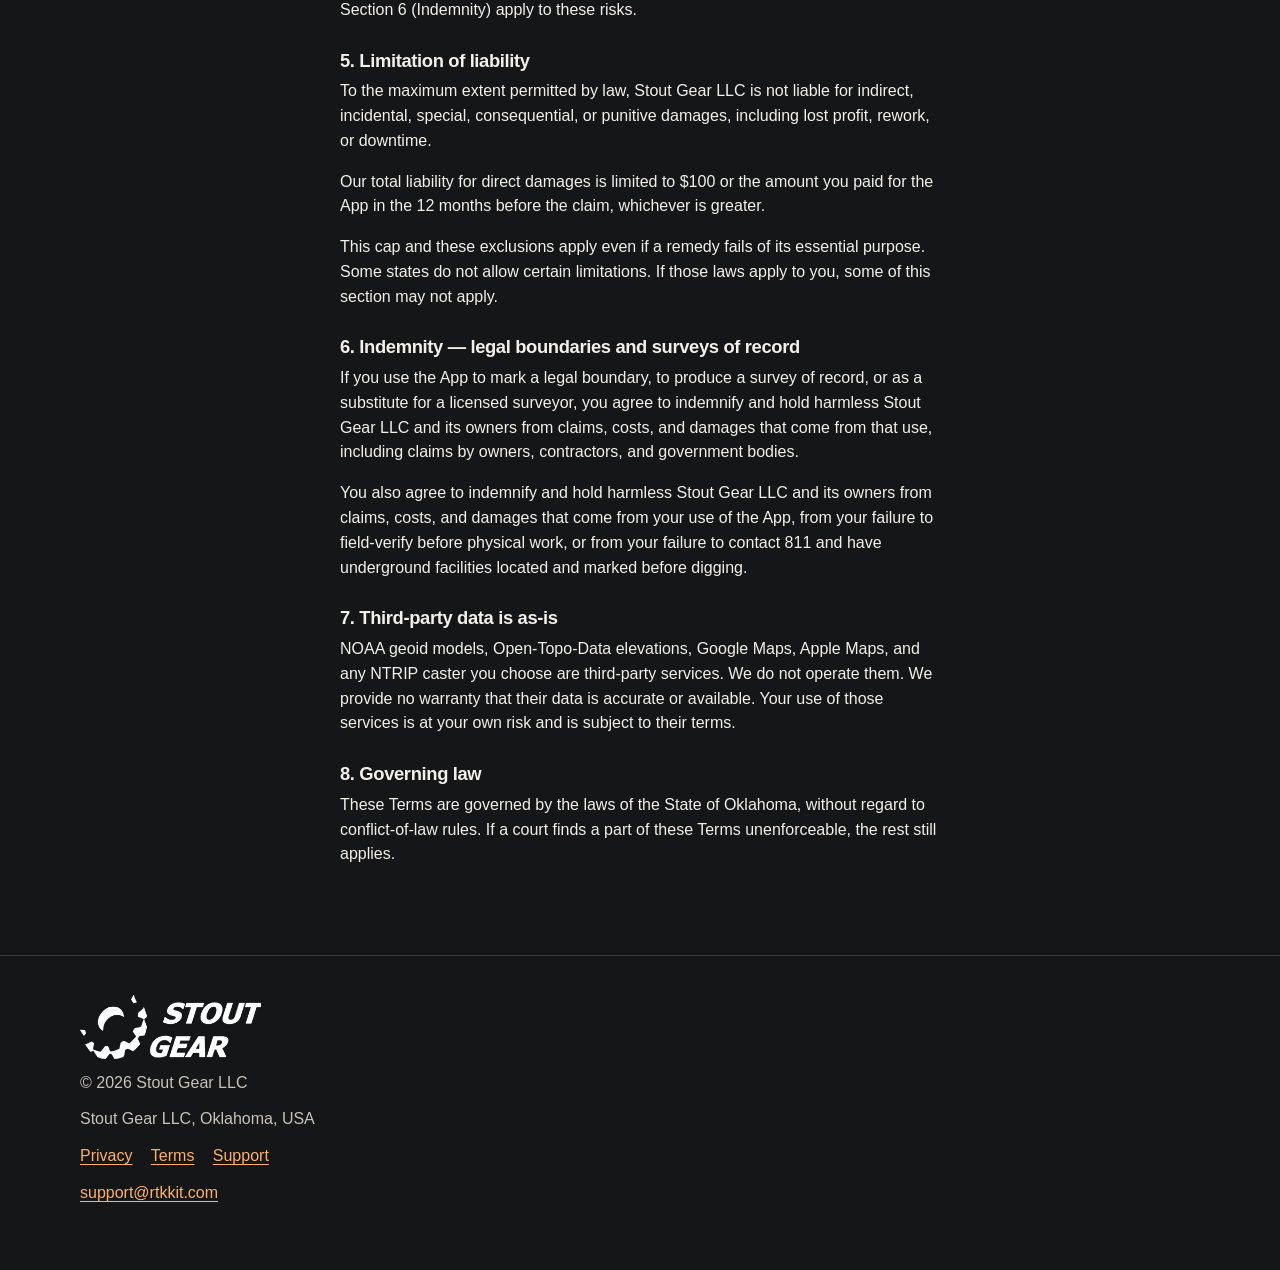
<file: terms/index.html>
<!DOCTYPE html>
<html lang="en">
<head>
<meta charset="utf-8">
<meta name="viewport" content="width=device-width, initial-scale=1">
<title>RTKKit Terms of Use</title>
<meta name="theme-color" content="#141618">
<meta name="color-scheme" content="dark">
<link rel="icon" href="../assets/favicon-32.png" type="image/png" sizes="32x32">
<link rel="icon" href="../favicon.ico" sizes="any">
<link rel="apple-touch-icon" href="../assets/apple-touch-icon.png">
<link rel="stylesheet" href="../assets/site.css">
</head>
<body>
<a class="skip" href="#content">Skip to content</a>
<header class="site-header">
  <div class="header-inner">
    <a class="brand" href="../">
      <img class="brand-mark" src="../assets/app-icon.png" width="512" height="512" alt="">
      <span>RTK Kit</span>
    </a>
    <nav class="site-nav" aria-label="Primary">
      <a href="../">Home</a>
      <a href="../privacy/">Privacy</a>
      <a href="../terms/" aria-current="page">Terms</a>
      <a href="../support/">Support</a>
    </nav>
  </div>
</header>
<main id="content" class="legal">
<h1>RTKKit Terms of Use</h1>
<p class="meta"><strong>Stout Gear LLC</strong><br>Last updated: October 21, 2026</p>
<p>By downloading, installing, or using the RTKKit app (“App”), you agree to these Terms of Use and the Privacy Policy. If you do not agree, do not use the App.</p>
<h2>1. Field layout tool — not a survey</h2>
<p>RTKKit is a contractor layout, machine-guidance, and field-stake helper. It can georeference a plot-plan PDF and show approximate stake and grade locations from GPS/GNSS and RTK data you supply.</p>
<p>It is not a substitute for a licensed professional land surveyor. It is not a survey of record. It is not a legal description of a boundary. Do not use it to set legal property lines, to prepare a record survey, or to replace a licensed surveyor.</p>
<h2>2. No warranty of position or grade</h2>
<p>Positions, elevations, offsets, cut/fill, and stake marks in the App are estimates only. We do not warrant that any number is accurate, complete, or fit for construction.</p>
<p>RTK and GNSS results depend on things we do not control, including correction-stream quality, your NTRIP caster, rover setup and calibration, antenna height, geoid or elevation model, satellite geometry, atmosphere, multipath, and the operator.</p>
<p>Elevations may use a NOAA geoid model and Open-Topo-Data. Map tiles may come from Google or Apple. Those sources are provided as-is. We do not certify them.</p>
<p>Elevations may use a NOAA geoid model and Open-Topo-Data. Those values are estimates, not a certified elevation or survey.</p>
<h2>3. You must field-verify before you cut, fill, or pour</h2>
<p>You assume all risk of using the App. Before any cut, fill, excavation, pour, or other physical work, you must field-verify every location and grade with a method appropriate to the job, and you must use a licensed professional surveyor where the law or the job requires one.</p>
<p>Stout Gear LLC is not responsible for construction error, rework, boundary disputes, failed inspections, delay, property damage, injury, or lost money.</p>
<h2>4. Underground utilities and easements: call 811 first</h2>
<p><strong>ALWAYS CALL 811 BEFORE YOU DIG. THE APP DOES NOT LOCATE UNDERGROUND UTILITIES OR EASEMENTS.</strong></p>
<p>The App provides elevation and location feedback only. It is machine guidance, not machine control. It does not operate equipment, and it does not direct, approve, or authorize any digging. The operator makes every decision.</p>
<p>The App does not detect or locate underground utilities, pipelines, or other underground facilities, and it does not locate or determine easements or rights-of-way. It is no substitute for having them properly located and marked. Before any digging or excavation, you, and anyone who performs the excavation, must contact 811 (or the local one-call center) as the law requires, wait the required time, confirm that every notified facility operator has responded or marked, and follow all marks and safe-digging rules, including hand-digging near marked facilities. That duty is yours, it applies whether or not you use the App, and nothing in the App changes, replaces, or excuses it. If anything shown in the App conflicts with utility marks, easement records, or field conditions, follow the marks, records, and field conditions, not the App.</p>
<p>You assume all risk of digging or excavating where the App was used. Stout Gear LLC is not responsible for damage to underground facilities, or for injury, property damage, or other loss caused by digging. Section 5 (Limitation of liability) and Section 6 (Indemnity) apply to these risks.</p>
<h2>5. Limitation of liability</h2>
<p>To the maximum extent permitted by law, Stout Gear LLC is not liable for indirect, incidental, special, consequential, or punitive damages, including lost profit, rework, or downtime.</p>
<p>Our total liability for direct damages is limited to $100 or the amount you paid for the App in the 12 months before the claim, whichever is greater.</p>
<p>This cap and these exclusions apply even if a remedy fails of its essential purpose. Some states do not allow certain limitations. If those laws apply to you, some of this section may not apply.</p>
<h2>6. Indemnity — legal boundaries and surveys of record</h2>
<p>If you use the App to mark a legal boundary, to produce a survey of record, or as a substitute for a licensed surveyor, you agree to indemnify and hold harmless Stout Gear LLC and its owners from claims, costs, and damages that come from that use, including claims by owners, contractors, and government bodies.</p>
<p>You also agree to indemnify and hold harmless Stout Gear LLC and its owners from claims, costs, and damages that come from your use of the App, from your failure to field-verify before physical work, or from your failure to contact 811 and have underground facilities located and marked before digging.</p>
<h2>7. Third-party data is as-is</h2>
<p>NOAA geoid models, Open-Topo-Data elevations, Google Maps, Apple Maps, and any NTRIP caster you choose are third-party services. We do not operate them. We provide no warranty that their data is accurate or available. Your use of those services is at your own risk and is subject to their terms.</p>
<h2>8. Governing law</h2>
<p>These Terms are governed by the laws of the State of Oklahoma, without regard to conflict-of-law rules. If a court finds a part of these Terms unenforceable, the rest still applies.</p>
</main>
<footer class="site-footer">
  <div class="footer-inner">
    <img class="footer-logo" src="../assets/stout-gear-logo.png" width="678" height="240" alt="Stout Gear">
    <p class="footer-copy">&copy; 2026 Stout Gear LLC</p>
    <p class="footer-place">Stout Gear LLC, Oklahoma, USA</p>
    <nav class="footer-nav" aria-label="Footer">
      <a href="../privacy/">Privacy</a>
      <a href="../terms/">Terms</a>
      <a href="../support/">Support</a>
    </nav>
    <p><a href="mailto:support@rtkkit.com">support@rtkkit.com</a></p>
  </div>
</footer>
</body>
</html>
</file>
<file: assets/site.css>
:root {
  color-scheme: dark;
  --bg: #141618;
  --raised: #1c2024;
  --header: #1a1d21;
  --line: #343a40;
  --text: #f3f0ea;
  --muted: #c9c3b8;
  --orange: #ff7a18;
  --orange-soft: #ffb066;
  --font: -apple-system, BlinkMacSystemFont, "Segoe UI", Roboto, Helvetica, Arial, sans-serif;
  --mono: ui-monospace, "SF Mono", "Segoe UI Mono", Menlo, Consolas, "Liberation Mono", monospace;
  --max: 1120px;
  --pad: 1.25rem;
}

*,
*::before,
*::after { box-sizing: border-box; }

html { scroll-behavior: smooth; }

body {
  margin: 0;
  background: var(--bg);
  color: var(--text);
  font-family: var(--font);
  font-size: 1rem;
  line-height: 1.55;
}

img { max-width: 100%; height: auto; }

h1, h2, h3, p { margin-top: 0; }

h1, h2, h3 {
  line-height: 1.12;
  letter-spacing: -0.03em;
  font-weight: 700;
}

ul { margin: 0; padding: 0; }

a { color: var(--orange-soft); }

:focus-visible {
  outline: 3px solid var(--orange-soft);
  outline-offset: 3px;
}

.skip {
  position: absolute;
  left: 1rem;
  top: -4rem;
  z-index: 100;
  background: var(--orange);
  color: #141618;
  font-weight: 700;
  text-decoration: none;
  padding: 0.6rem 0.9rem;
  border-radius: 0.5rem;
}

.skip:focus { top: 0.75rem; }

.site-header {
  position: sticky;
  top: 0;
  z-index: 20;
  background: var(--bg);
  border-bottom: 1px solid var(--line);
}

.header-inner {
  max-width: var(--max);
  margin-inline: auto;
  padding: 0.4rem var(--pad);
  display: flex;
  flex-wrap: wrap;
  align-items: center;
  justify-content: space-between;
  gap: 0.25rem 1rem;
}

.brand {
  display: inline-flex;
  align-items: center;
  gap: 0.6rem;
  color: var(--text);
  text-decoration: none;
  font-weight: 700;
  letter-spacing: -0.03em;
  font-size: 1.15rem;
  padding: 0.45rem 0;
}

.brand-mark {
  width: 2rem;
  height: 2rem;
  display: block;
  border-radius: 0.45rem;
}

.site-nav {
  display: flex;
  flex-wrap: wrap;
  gap: 0.15rem 0.35rem;
}

.site-nav a {
  color: var(--text);
  text-decoration: none;
  padding: 0.7rem 0.45rem;
  font-size: 0.95rem;
}

.site-nav a:hover,
.site-nav a:focus-visible { text-decoration: underline; text-underline-offset: 0.28em; }

.site-nav a[aria-current="page"] {
  font-weight: 700;
  text-decoration: underline;
  text-decoration-color: var(--orange);
  text-underline-offset: 0.28em;
}

.section,
.hero,
.band { padding-inline: var(--pad); }

.section-inner,
.hero-grid,
.band-inner {
  max-width: var(--max);
  margin-inline: auto;
}

.hero {
  position: relative;
  isolation: isolate;
  padding-top: 2.75rem;
  padding-bottom: 1.5rem;
}

.hero::before {
  content: "";
  position: absolute;
  z-index: -1;
  width: min(36rem, 90%);
  height: 28rem;
  right: 0;
  top: 0;
  background: radial-gradient(circle at 70% 20%, rgba(255, 122, 24, 0.16), transparent 68%);
  pointer-events: none;
}

.hero-grid {
  display: grid;
  gap: 1.75rem;
}

.eyebrow {
  margin: 0 0 0.7rem;
  color: var(--orange);
  font-size: 0.8125rem;
  font-weight: 700;
  letter-spacing: 0.14em;
  text-transform: uppercase;
}

.hero h1 {
  margin: 0 0 1rem;
  font-size: clamp(2.4rem, 6vw, 4.4rem);
}

.lede {
  margin: 0 0 0.9rem;
  font-size: 1.15rem;
  max-width: 38rem;
}

.support-line {
  margin: 0;
  color: var(--muted);
  max-width: 38rem;
}

.hero-actions { display: grid; gap: 0.9rem; align-content: start; }

.guard a { font-weight: 700; }

.store-badges {
  display: flex;
  flex-wrap: wrap;
  align-items: center;
  gap: 0.75rem;
}

/* Official App Store badge — do not recolor, crop, or restyle the artwork.
   Preferred black badge. Onscreen height is Apple's 40px minimum. */
.store-badge-app-store {
  display: inline-flex;
  align-items: center;
  line-height: 0;
  text-decoration: none;
  /* Clear space = 1/4 of badge height (10px). The 0.75rem row gap covers it. */
}

.store-badge-app-store-img {
  display: block;
  height: 40px;
  width: auto;
}

/* Official Google Play badge — do not recolor, crop, or restyle the artwork. */
.store-badge-play {
  display: inline-flex;
  align-items: center;
  line-height: 0;
  text-decoration: none;
  /* Clear space ≈ 1/4 of badge height per Google badge guidelines */
  margin: 0.4rem 0;
}

.store-badge-play-img {
  display: block;
  /* Display height ≥ 40px (guideline minimum is 28px); artwork includes padding */
  height: 3.5rem;
  width: auto;
}

.store-note {
  margin: 0;
  color: var(--muted);
  max-width: 36rem;
}

.hero-visual { display: flex; justify-content: center; }

.device {
  width: min(300px, 86%);
  background: #0c0e10;
  border: 2px solid #3a4148;
  border-radius: 2.4rem;
  padding: 0.65rem;
  box-shadow: 0 0 0 1px #000, 0 24px 50px rgba(0, 0, 0, 0.45);
}

.device-screen {
  border-radius: 1.75rem;
  overflow: hidden;
  background: var(--bg);
  aspect-ratio: 780 / 1695;
}

.device-screen img {
  display: block;
  width: 100%;
  height: 100%;
  object-fit: cover;
  object-position: center top;
}

.band { padding-top: 0.5rem; padding-bottom: 0.5rem; }

.facts {
  list-style: none;
  display: grid;
  grid-template-columns: 1fr 1fr;
  gap: 1px;
  background: var(--line);
  border: 1px solid var(--line);
  border-radius: 1rem;
  overflow: hidden;
}

.facts li {
  background: var(--raised);
  padding: 1rem 1.05rem 1.1rem;
}

.facts strong {
  display: block;
  font-size: 1.02rem;
  letter-spacing: -0.02em;
  margin-bottom: 0.2rem;
}

.facts span { color: var(--muted); font-size: 0.92rem; }

.section { padding-top: 4.25rem; padding-bottom: 1rem; }

.section h2 {
  margin: 0 0 0.75rem;
  font-size: clamp(1.8rem, 3vw, 2.55rem);
  max-width: 18em;
}

.section-intro {
  margin: 0 0 1.5rem;
  color: var(--muted);
  max-width: 40rem;
  font-size: 1.05rem;
}

.feature-grid {
  list-style: none;
  display: grid;
  gap: 0.9rem;
}

.feature-grid li,
.plain-card,
.compare article {
  background: var(--raised);
  border: 1px solid var(--line);
  border-radius: 1rem;
  padding: 1.15rem 1.15rem 1.25rem;
}

.icon {
  width: 2.6rem;
  height: 2.6rem;
  border: 1.5px solid var(--orange);
  border-radius: 0.75rem;
  display: grid;
  place-items: center;
  color: var(--orange);
  background: var(--bg);
}

.icon svg { width: 1.35rem; height: 1.35rem; }

.feature-grid h3,
.compare h3,
.plain-card h3 {
  margin: 0.85rem 0 0.4rem;
  font-size: 1.15rem;
}

.feature-grid p,
.compare p,
.plain-card p { margin: 0; }

.note {
  margin-top: 0.75rem !important;
  color: var(--muted);
}

.swipe-hint {
  margin: 0 0 0.85rem;
  color: var(--muted);
  font-size: 0.92rem;
}

.gallery {
  list-style: none;
  display: grid;
  grid-auto-flow: column;
  grid-auto-columns: min(74vw, 250px);
  gap: 1.15rem;
  overflow-x: auto;
  scroll-snap-type: x mandatory;
  padding-bottom: 0.75rem;
  scrollbar-color: #3a4148 transparent;
}

.gallery::-webkit-scrollbar { height: 8px; }
.gallery::-webkit-scrollbar-thumb { background: #3a4148; border-radius: 99px; }

.gallery li { scroll-snap-align: start; min-width: 0; }

.gallery figure {
  margin: 0;
  display: flex;
  flex-direction: column;
  align-items: center;
}

.gallery .device { width: 100%; max-width: 280px; }

.gallery figcaption {
  width: 100%;
  max-width: 280px;
  margin-top: 0.85rem;
}

.gallery figcaption strong { display: block; letter-spacing: -0.02em; }

.gallery figcaption span {
  display: block;
  margin-top: 0.25rem;
  color: var(--muted);
  font-size: 0.92rem;
}

.preview-note {
  margin: 0.35rem 0 0;
  color: var(--muted);
  font-size: 0.92rem;
}

.plan-layout {
  display: grid;
  gap: 1.5rem;
  align-items: center;
}

.plan-sheet { margin: 0; min-width: 0; }

.plan-copy p { margin: 0 0 0.8rem; color: var(--muted); }
.plan-copy p:last-child { margin-bottom: 0; }

.plan-frame {
  background: #fff;
  padding: 0.45rem;
  border-radius: 0.8rem;
  box-shadow: 0 22px 50px rgba(0, 0, 0, 0.35);
  margin-inline: auto;
  overflow-x: auto;
}

.plan-frame img {
  display: block;
  width: 100%;
  height: auto;
  background: #fff;
}

.plan-caption {
  margin: 0.7rem 0 0;
  color: var(--muted);
  font-size: 0.92rem;
  text-align: center;
}

.compare {
  display: grid;
  gap: 0.9rem;
}

.compare .kicker {
  margin: 0;
  color: var(--orange);
  font-size: 0.78rem;
  font-weight: 700;
  letter-spacing: 0.12em;
  text-transform: uppercase;
}

.platforms { margin: 1rem 0 0; }
.platforms div + div { margin-top: 0.75rem; }

.platforms dt {
  font-weight: 700;
  letter-spacing: -0.02em;
}

.platforms dd {
  margin: 0.15rem 0 0;
  color: var(--muted);
}

.job-grid {
  list-style: none;
  display: grid;
  gap: 0.9rem;
}

.disclaimer {
  border-left: 3px solid var(--orange);
  padding: 0.2rem 0 0.2rem 1.1rem;
  max-width: 42rem;
}

.disclaimer p { margin: 0 0 0.8rem; }
.disclaimer p:last-child { margin-bottom: 0; }

.site-footer {
  margin-top: 3.5rem;
  border-top: 1px solid var(--line);
  padding: 2.4rem var(--pad) 3rem;
}

.footer-inner {
  max-width: var(--max);
  margin-inline: auto;
  display: grid;
  gap: 0.75rem;
  justify-items: start;
}

.footer-logo {
  height: 64px;
  width: auto;
  filter: brightness(0) invert(1);
}

.footer-copy,
.footer-place { margin: 0; color: var(--muted); }

.footer-nav {
  display: flex;
  flex-wrap: wrap;
  gap: 0.45rem 1.15rem;
}

.footer-nav a,
.footer-inner > p a,
.legal a,
.prose a {
  text-underline-offset: 0.18em;
}

.legal {
  max-width: 40rem;
  margin-inline: auto;
  padding: 2rem var(--pad) 1rem;
}

.legal h1 {
  font-size: 1.7rem;
  margin: 0 0 0.35rem;
}

.legal h2 {
  font-size: 1.15rem;
  margin: 1.75rem 0 0.5rem;
  letter-spacing: -0.02em;
}

.legal p,
.legal li { font-size: 1rem; }

.legal .meta { color: var(--muted); margin: 0 0 1.5rem; }

.legal ul { padding-left: 1.2rem; }
.legal li { margin: 0.3rem 0; }

@media (min-width: 640px) {
  .header-inner { flex-wrap: nowrap; }
}

@media (min-width: 760px) {
  .facts { grid-template-columns: repeat(4, 1fr); }
  .feature-grid { grid-template-columns: 1fr 1fr; }
  .swipe-hint { display: none; }
  .gallery {
    grid-auto-flow: row;
    grid-template-columns: 1fr 1fr;
    overflow: visible;
  }
  .compare { grid-template-columns: 1fr 1fr; }
  .job-grid { grid-template-columns: 1fr 1fr 1fr; }
  .plan-layout {
    grid-template-columns: minmax(16rem, 20rem) minmax(0, 1fr);
    gap: 2rem;
    align-items: start;
  }
  .plan-frame { margin-inline: 0; }
}

@media (min-width: 960px) {
  .hero { padding-top: 4rem; }
  .hero-grid {
    grid-template-columns: minmax(0, 1.15fr) minmax(280px, 0.85fr);
    grid-template-areas:
      "copy visual"
      "actions visual";
    column-gap: 3rem;
    row-gap: 1.5rem;
    align-items: center;
  }
  .hero-copy { grid-area: copy; }
  .hero-visual { grid-area: visual; }
  .hero-actions { grid-area: actions; }
  .device { width: min(340px, 100%); }
}

@media (min-width: 1100px) {
  .feature-grid { grid-template-columns: 1fr 1fr 1fr; }
  .gallery { grid-template-columns: repeat(4, 1fr); }
  .gallery-tablet { grid-template-columns: repeat(5, 1fr); }
}

@media (max-width: 639px) {
  .header-inner { align-items: flex-start; }
  .site-nav { width: 100%; }
}

@media (prefers-reduced-motion: reduce) {
  html { scroll-behavior: auto; }
}

@media (forced-colors: active) {
  .feature-grid li,
  .plain-card,
  .compare article,
  .device,
  .icon {
    border: 1px solid CanvasText;
  }
}

@media print {
  :root { color-scheme: light; }
  body { background: #fff; color: #111; }
  .site-header,
  .site-footer { position: static; background: #fff; color: #111; }
  .footer-logo { filter: none; }
  a, .eyebrow { color: #111; }
  .hero::before { display: none; }
}

#features,
#screens,
#plan,
#how-it-works,
#job-site,
#disclaimer { scroll-margin-top: 5.5rem; }

/* Tablet gallery */
.device.tablet { border-radius: 1.6rem; }
.device.tablet .device-screen { aspect-ratio: 800 / 1280; border-radius: 1.1rem; }
.gallery-tablet figcaption { text-align: center; }

/* Hero tablet mockup (image includes its own device frame) */
.hero-tablet { display: block; width: min(373px, 88vw); height: auto; filter: drop-shadow(0 24px 40px rgba(0, 0, 0, 0.45)); }
</file>
